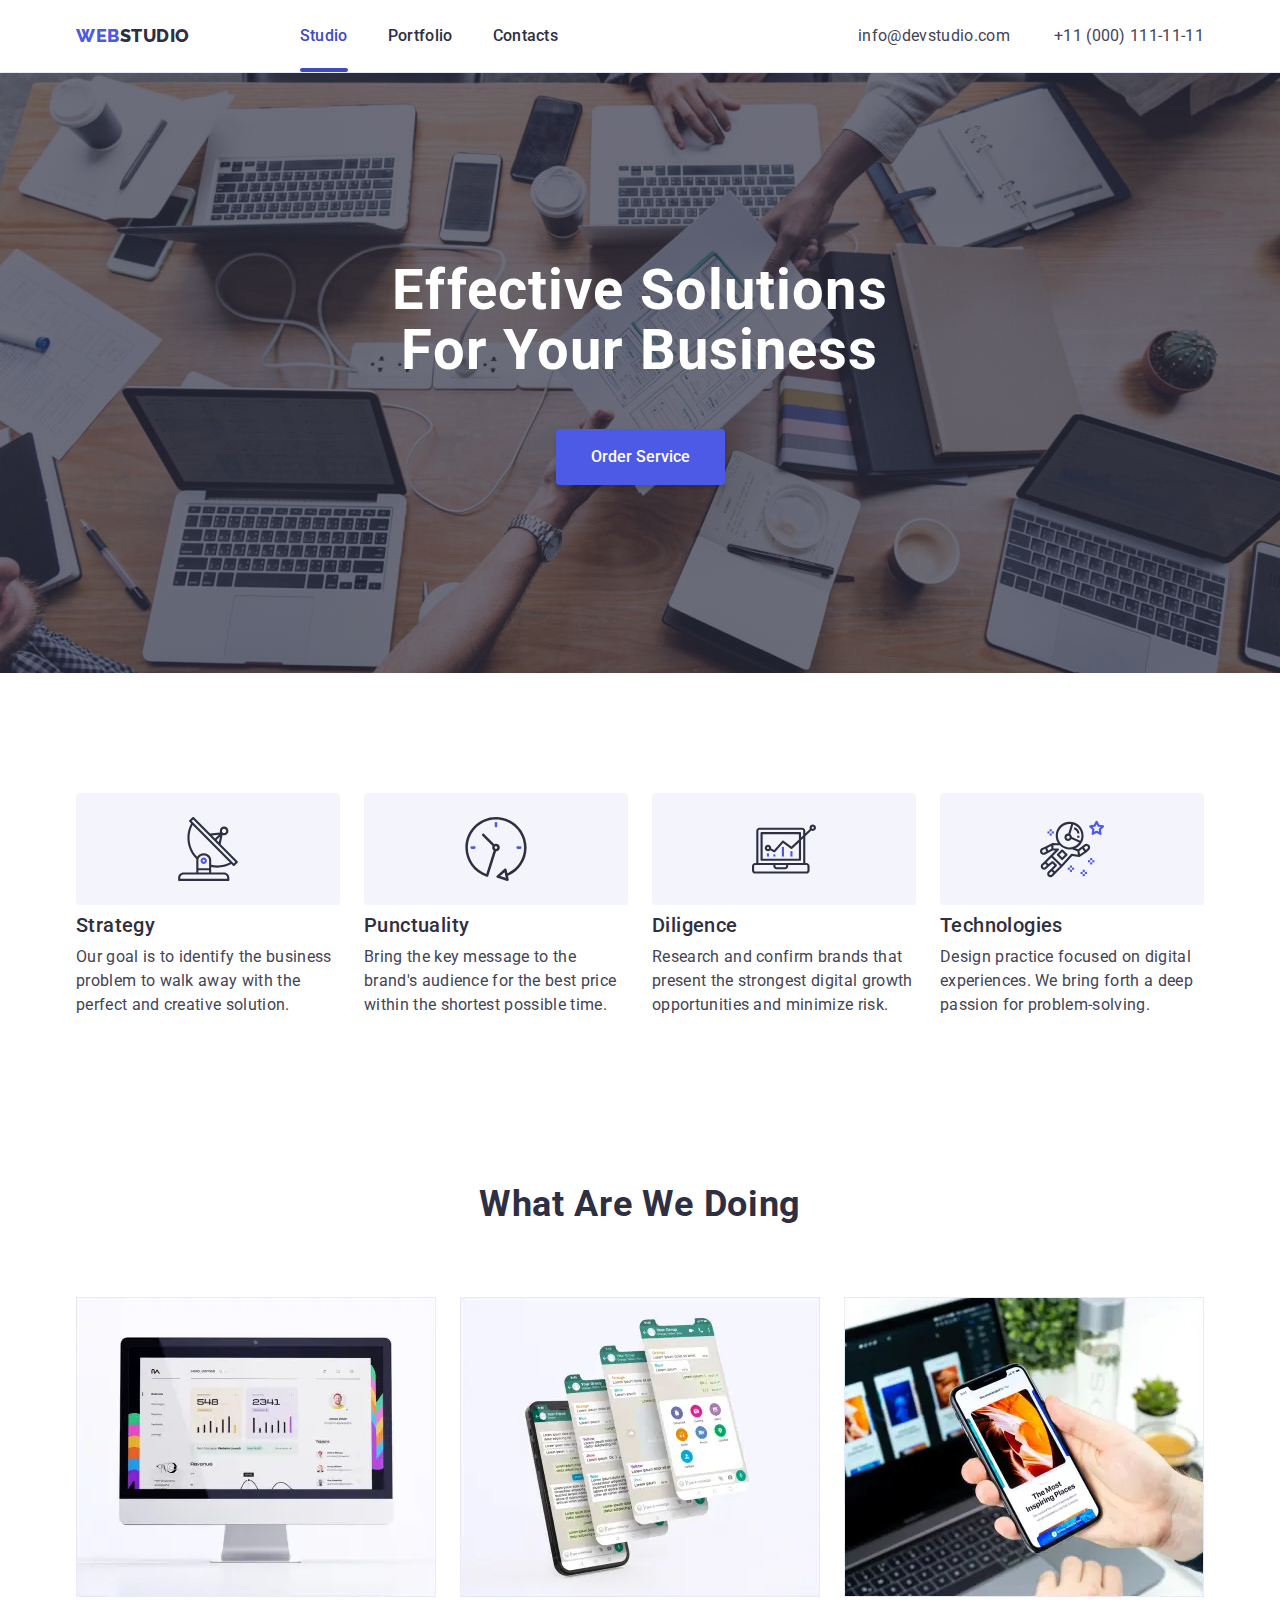
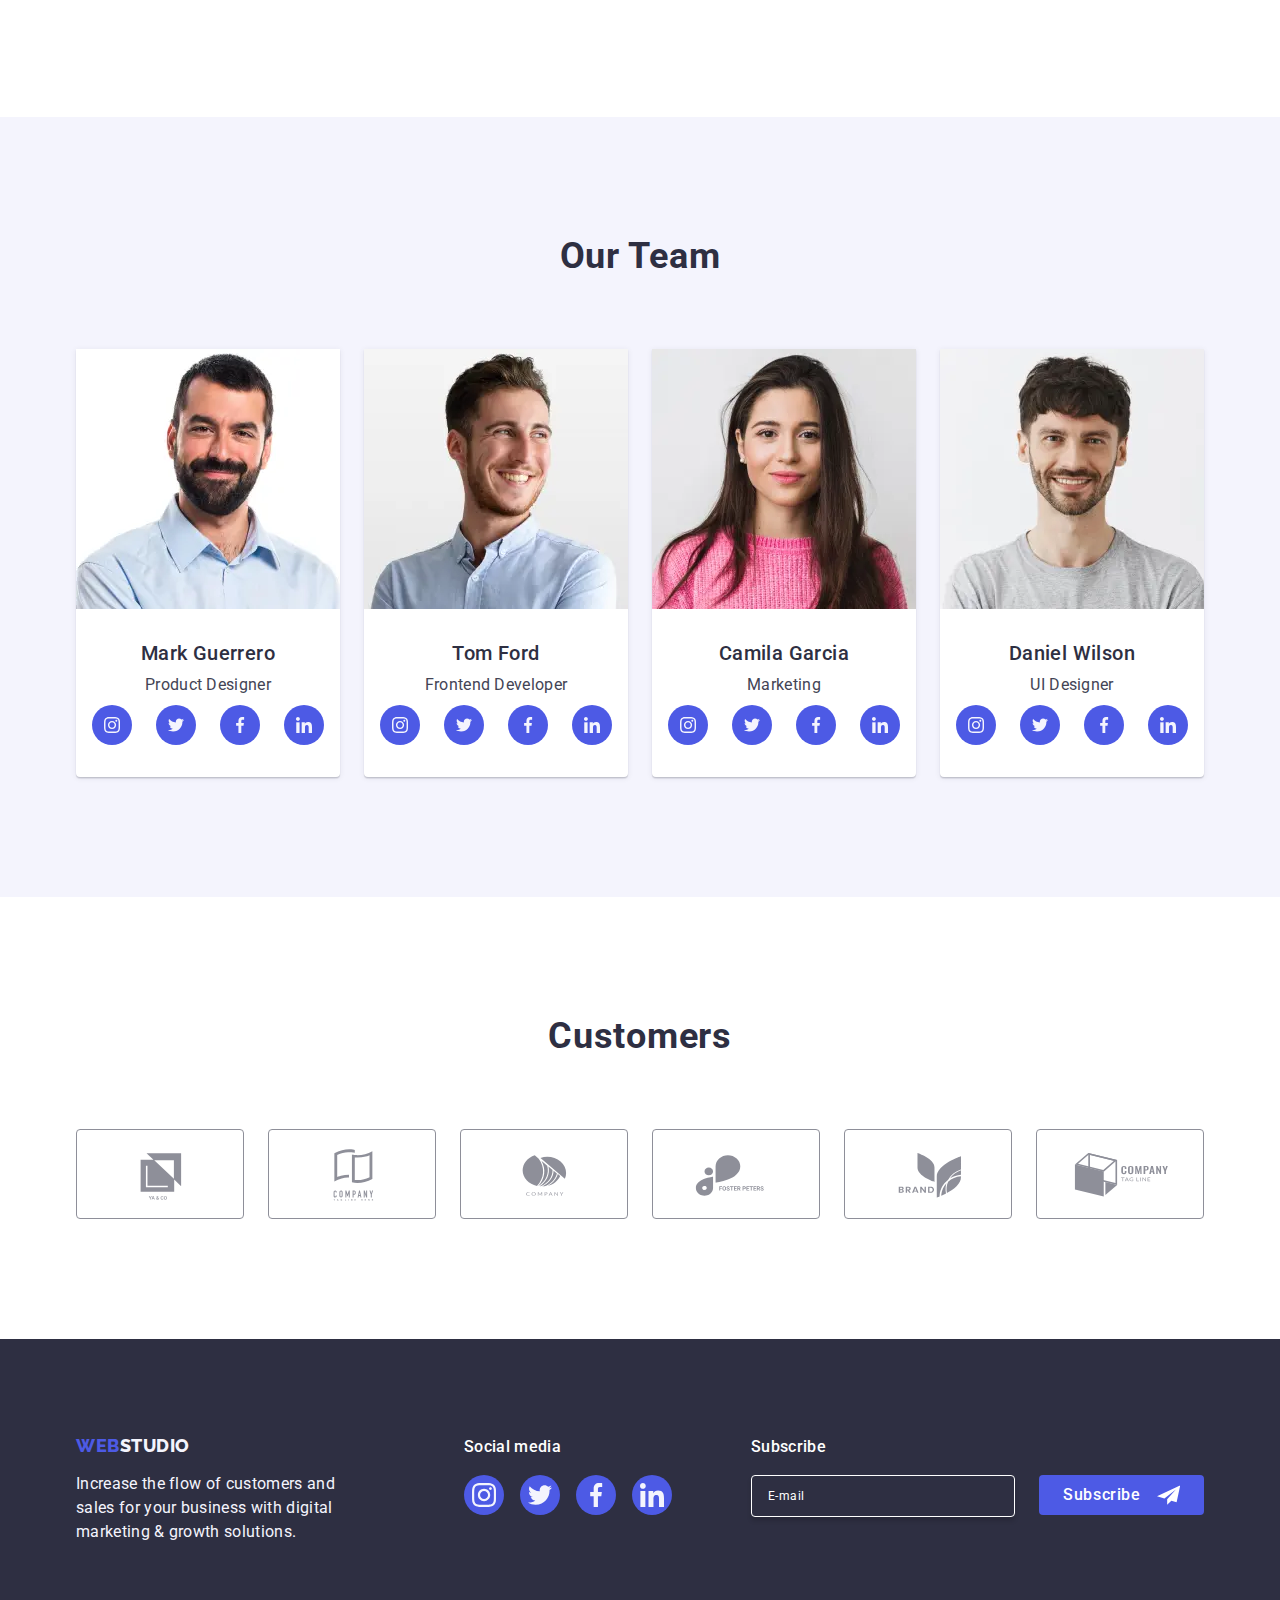
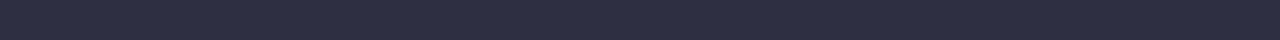
<file: Index.html>
<!DOCTYPE html>
<html lang="en">
  <head>
    <meta charset="UTF-8" />
    <meta name="viewport" content="width=device-width, initial-scale=1.0" />
    <title>Document</title>
    <link rel="preconnect" href="https://fonts.googleapis.com" />
    <link rel="preconnect" href="https://fonts.gstatic.com" crossorigin />
    <link
      href="https://fonts.googleapis.com/css2?family=Raleway:ital,wght@0,800;1,800&amp;family=Roboto:wght@400;500;700;900&amp;display=swap"
      rel="stylesheet"
    />
    <link
      rel="stylesheet"
      href="https://cdnjs.cloudflare.com/ajax/libs/modern-normalize/3.0.1/modern-normalize.min.css"
    />
    <link rel="stylesheet" href="./css/styles.css" />
  </head>
  <body>
    <header class="header">
      <section class="container header-helper">
        <a class="logo" href="./index.html">
          Web <span class="logo__label logo__label--black">Studio</span>
        </a>
        <button
          class="navigation__button js-open-menu"
          type="button"
          aria-expanded="false"
        >
          <svg class="navigation__burger">
            <use href="./img/symbol-defs.svg#icon-burger"></use>
          </svg>
        </button>
        <div class="js-menu-container backdrop-nav">
          <div class="header-container">
            <nav class="navigation">
              <ul class="navigation__list">
                <li class="navigation__item">
                  <a class="navigation__link current" href="./index.html"
                    >Studio</a
                  >
                </li>
                <li class="navigation__item">
                  <a class="navigation__link" href="./portfolio.html"
                    >Portfolio</a
                  >
                </li>
                <li class="navigation__item">
                  <a class="navigation__link" href="#">Contacts</a>
                </li>
              </ul>
            </nav>
            <div class="backdrop-nav__link">
              <address class="address">
                <a class="address__link" href="mailto:info@devstudio.com"
                  >info@devstudio.com</a
                >
                <a
                  class="address__link address__link--tel"
                  href="tel:+11(000)111-11-11"
                >
                  +11 (000) 111-11-11
                </a>
              </address>
              <ul class="media__list-bac">
                <li class="media__item">
                  <a class="media__link" href="#">
                    <svg class="media__icon">
                      <use href="./img/symbol-defs.svg#icon-instagram"></use>
                    </svg>
                  </a>
                </li>
                <li class="media__item">
                  <a class="media__link" href="#">
                    <svg class="media__icon">
                      <use href="./img/symbol-defs.svg#icon-twitter"></use>
                    </svg>
                  </a>
                </li>
                <li class="media__item">
                  <a class="media__link" href="#">
                    <svg class="media__icon">
                      <use href="./img/symbol-defs.svg#icon-facebook"></use>
                    </svg>
                  </a>
                </li>
                <li class="media__item">
                  <a class="media__link" href="#">
                    <svg class="media__icon">
                      <use href="./img/symbol-defs.svg#icon-linkedin"></use>
                    </svg>
                  </a>
                </li>
              </ul>
            </div>
            <button class="js-close-menu" type="button">
              <svg class="icon-close">
                <use href="./img/symbol-defs.svg#icon-close"></use>
              </svg>
            </button>
          </div>
        </div>
      </section>
    </header>
    <main>
      <section class="hero">
        <div class="hero__background--image hero__background">
          <div class="container hero__box">
            <h1 class="hero__title">Effective Solutions for Your Business</h1>
            <button data-modal-open class="hero__button" type="button">
              Order Service
            </button>
          </div>
        </div>
      </section>
      <div data-modal class="backdrop is-hidden">
        <div class="modal">
          <button data-modal-close class="modal__button" type="button">
            <svg class="modal__button-close">
              <use href="./img/symbol-defs.svg#icon-close"></use>
            </svg>
          </button>
          <h2 class="modal__title">
            Leave your contacts and we will call you back
          </h2>
          <form class="modal__form">
            <label class="modal__label"
              >Name
              <span>
                <input class="modal__input" type="text" placeholder=" " />
                <svg class="modal__icon">
                  <use href="./img/symbol-defs.svg#icon-person"></use>
                </svg>
              </span>
            </label>

            <label class="modal__label">
              Phone
              <span>
                <input class="modal__input" type="tel" placeholder=" " />
                <svg class="modal__icon">
                  <use href="./img/symbol-defs.svg#icon-phone"></use>
                </svg>
              </span>
            </label>

            <label class="modal__label"
              >Email
              <span>
                <input class="modal__input" type="email" placeholder=" " />
                <svg class="modal__icon">
                  <use href="./img/symbol-defs.svg#icon-email"></use>
                </svg>
              </span>
            </label>

            <label class="modal__label"
              >Comment
              <textarea
                class="modal__input textarea"
                name=""
                id=""
                placeholder="Text input"
              ></textarea>
            </label>

            <label class="modal__label-check"
              ><input class="modal__checkbox" type="checkbox" name="" /><span
                class="modal__icon-span"
                ><svg class="modal__icon-checkbox">
                  <use
                    href="./img/symbol-defs.svg#icon-checkbox"
                  ></use></svg></span
              >I accept the terms and conditions of the
              <a href="#" class="modal__label-check-link"
                >Privacy Policy</a
              ></label
            >
            <button class="modal__button-submit" type="submit">Send</button>
          </form>
        </div>
      </div>
      <section class="container privilages">
        <h2 class="visually-hidden">Privilages</h2>
        <ul class="privilages__list">
          <li class="privilages__item">
            <div class="privilages-box">
              <svg class="privilages-box__icon">
                <use href="./img/symbol-defs.svg#icon-antenna"></use>
              </svg>
            </div>
            <h3 class="privilages__title">Strategy</h3>
            <p class="privilages__subtitle">
              Our goal is to identify the business problem to walk away with the
              perfect and creative solution.
            </p>
          </li>
          <li class="privilages__item">
            <div class="privilages-box">
              <svg class="privilages-box__icon">
                <use href="./img/symbol-defs.svg#icon-clock"></use>
              </svg>
            </div>
            <h3 class="privilages__title">Punctuality</h3>
            <p class="privilages__subtitle">
              Bring the key message to the brand's audience for the best price
              within the shortest possible time.
            </p>
          </li>
          <li class="privilages__item">
            <div class="privilages-box">
              <svg class="privilages-box__icon">
                <use href="./img/symbol-defs.svg#icon-diagram"></use>
              </svg>
            </div>
            <h3 class="privilages__title">Diligence</h3>
            <p class="privilages__subtitle">
              Research and confirm brands that present the strongest digital
              growth opportunities and minimize risk.
            </p>
          </li>
          <li class="privilages__item">
            <div class="privilages-box">
              <svg class="privilages-box__icon">
                <use href="./img/symbol-defs.svg#icon-astronaut"></use>
              </svg>
            </div>
            <h3 class="privilages__title">Technologies</h3>
            <p class="privilages__subtitle">
              Design practice focused on digital experiences. We bring forth a
              deep passion for problem-solving.
            </p>
          </li>
        </ul>
      </section>
      <section class="container doing">
        <h2 class="doing__title">What are we doing</h2>
        <ul class="doing__list">
          <li class="doing__item">
            <picture>
              <source
                srcset="./img/Pc360@1x.webp 1x, ./img/Pc720@2x.webp 2x"
                type="image/webp"
              />
              <img
                srcset="./img/Pc360@1x.jpg 1x, ./img/Pc720@2x.jpg 2x"
                src="./img/Pc360@1x.jpg"
                alt="Computer"
                width="360"
              />
            </picture>
          </li>
          <li class="doing__item">
            <picture>
              <source
                srcset="./img/Tel360@1x.webp 1x, ./img/Tel720@2x.webp 2x"
                type="image/webp"
              />
              <img
                srcset="./img/Tel360@1x.jpg 1x, ./img/Tel720@2x.jpg 2x"
                src="./img/Tel360@1x.jpg"
                alt="Telephone"
                width="360"
              />
            </picture>
          </li>
          <li class="doing__item">
            <picture>
              <source
                srcset="./img/Laptop360@1x.webp 1x, ./img/Laptop720@2x.webp 2x"
                type="image/webp"
              />
              <img
                srcset="./img/Laptop360@1x.jpg 1x, ./img/Laptop720@2x.jpg 2x"
                src="./img/Laptop360@1x.jpg"
                alt="Laptop"
                width="360"
              />
            </picture>
          </li>
        </ul>
      </section>
      <section class="team">
        <div class="container">
          <h2 class="team__title">Our Team</h2>
          <ul class="team-cards__list">
            <li class="team-cards__item">
              <picture>
                <source
                  srcset="./img/Mark@1x.webp 1x, ./img/Mark@2x.webp 2x"
                  type="image/webp"
                />
                <img
                  srcset="./img/Mark@1x.jpg 1x, ./img/Mark@2x.jpg 2x"
                  src="./img/Mark@1x.jpg"
                  alt="team person"
                  width="264"
                />
              </picture>
              <div class="team-cards__box">
                <h3 class="team-cards__title">Mark Guerrero</h3>
                <p class="team-cards__subtitle">Product Designer</p>
                <ul class="messenger">
                  <li class="messenger__item">
                    <a class="messenger__link" href="#">
                      <svg class="messenger__icon">
                        <use href="./img/symbol-defs.svg#icon-instagram"></use>
                      </svg>
                    </a>
                  </li>
                  <li class="messenger__item">
                    <a class="messenger__link" href="#">
                      <svg class="messenger__icon">
                        <use href="./img/symbol-defs.svg#icon-twitter"></use>
                      </svg>
                    </a>
                  </li>
                  <li class="messenger__item">
                    <a class="messenger__link" href="#">
                      <svg class="messenger__icon">
                        <use href="./img/symbol-defs.svg#icon-facebook"></use>
                      </svg>
                    </a>
                  </li>
                  <li class="messenger__item">
                    <a class="messenger__link" href="#">
                      <svg class="messenger__icon">
                        <use href="./img/symbol-defs.svg#icon-linkedin"></use>
                      </svg>
                    </a>
                  </li>
                </ul>
              </div>
            </li>
            <li class="team-cards__item">
              <picture>
                <source
                  srcset="./img/Tom@1x.webp 1x, ./img/Tom@2x.webp 2x"
                  type="image/webp"
                />
                <img
                  srcset="./img/Tom@1x.jpg 1x, ./img/Tom@2x.jpg 2x"
                  src="./img/Tom@1x.jpg"
                  alt="team person"
                  width="264"
                />
              </picture>
              <div class="team-cards__box">
                <h3 class="team-cards__title">Tom Ford</h3>
                <p class="team-cards__subtitle">Frontend Developer</p>
                <ul class="messenger">
                  <li class="messenger__item">
                    <a class="messenger__link" href="#">
                      <svg class="messenger__icon">
                        <use href="./img/symbol-defs.svg#icon-instagram"></use>
                      </svg>
                    </a>
                  </li>
                  <li class="messenger__item">
                    <a class="messenger__link" href="#">
                      <svg class="messenger__icon">
                        <use href="./img/symbol-defs.svg#icon-twitter"></use>
                      </svg>
                    </a>
                  </li>
                  <li class="messenger__item">
                    <a class="messenger__link" href="#">
                      <svg class="messenger__icon">
                        <use href="./img/symbol-defs.svg#icon-facebook"></use>
                      </svg>
                    </a>
                  </li>
                  <li class="messenger__item">
                    <a class="messenger__link" href="#">
                      <svg class="messenger__icon">
                        <use href="./img/symbol-defs.svg#icon-linkedin"></use>
                      </svg>
                    </a>
                  </li>
                </ul>
              </div>
            </li>
            <li class="team-cards__item">
              <picture>
                <source
                  srcset="./img/Camilla@1x.webp 1x, ./img/Camilla@2x.webp 2x"
                  type="image/webp"
                />
                <img
                  srcset="./img/Camilla@1x.jpg 1x, ./img/Camilla@2x.jpg 2x"
                  src="./img/Camilla@1x.jpg"
                  alt="team person"
                  width="264"
                />
              </picture>
              <div class="team-cards__box">
                <h3 class="team-cards__title">Camila Garcia</h3>
                <p class="team-cards__subtitle">Marketing</p>
                <ul class="messenger">
                  <li class="messenger__item">
                    <a class="messenger__link" href="#">
                      <svg class="messenger__icon">
                        <use href="./img/symbol-defs.svg#icon-instagram"></use>
                      </svg>
                    </a>
                  </li>
                  <li class="messenger__item">
                    <a class="messenger__link" href="#">
                      <svg class="messenger__icon">
                        <use href="./img/symbol-defs.svg#icon-twitter"></use>
                      </svg>
                    </a>
                  </li>
                  <li class="messenger__item">
                    <a class="messenger__link" href="#">
                      <svg class="messenger__icon">
                        <use href="./img/symbol-defs.svg#icon-facebook"></use>
                      </svg>
                    </a>
                  </li>
                  <li class="messenger__item">
                    <a class="messenger__link" href="#">
                      <svg class="messenger__icon">
                        <use href="./img/symbol-defs.svg#icon-linkedin"></use>
                      </svg>
                    </a>
                  </li>
                </ul>
              </div>
            </li>
            <li class="team-cards__item">
              <picture>
                <source
                  srcset="./img/Daniel@1x.webp 1x, ./img/Daniel@2x.webp 2x"
                  type="image/webp"
                />
                <img
                  srcset="./img/Daniel@1x.jpg 1x, ./img/Daniel@2x.jpg 2x"
                  src="./img/Daniel@1x.jpg"
                  alt="team person"
                  width="264"
                />
              </picture>
              <div class="team-cards__box">
                <h3 class="team-cards__title">Daniel Wilson</h3>
                <p class="team-cards__subtitle">UI Designer</p>
                <ul class="messenger">
                  <li class="messenger__item">
                    <a class="messenger__link" href="#">
                      <svg class="messenger__icon">
                        <use href="./img/symbol-defs.svg#icon-instagram"></use>
                      </svg>
                    </a>
                  </li>
                  <li class="messenger__item">
                    <a class="messenger__link" href="#">
                      <svg class="messenger__icon">
                        <use href="./img/symbol-defs.svg#icon-twitter"></use>
                      </svg>
                    </a>
                  </li>
                  <li class="messenger__item">
                    <a class="messenger__link" href="#">
                      <svg class="messenger__icon">
                        <use href="./img/symbol-defs.svg#icon-facebook"></use>
                      </svg>
                    </a>
                  </li>
                  <li class="messenger__item">
                    <a class="messenger__link" href="#">
                      <svg class="messenger__icon">
                        <use href="./img/symbol-defs.svg#icon-linkedin"></use>
                      </svg>
                    </a>
                  </li>
                </ul>
              </div>
            </li>
          </ul>
        </div>
      </section>
      <section class="customers container">
        <h2 class="customers__title">Customers</h2>
        <ul class="customers__list">
          <li class="customers__item">
            <a class="customers__link" href="#">
              <svg class="customers__icon">
                <use href="./img/symbol-defs.svg#icon-Logo-1"></use>
              </svg>
            </a>
          </li>
          <li class="customers__item">
            <a class="customers__link" href="#">
              <svg class="customers__icon">
                <use href="./img/symbol-defs.svg#icon-Logo-2"></use>
              </svg>
            </a>
          </li>
          <li class="customers__item">
            <a class="customers__link" href="#">
              <svg class="customers__icon">
                <use href="./img/symbol-defs.svg#icon-Logo-3"></use>
              </svg>
            </a>
          </li>
          <li class="customers__item">
            <a class="customers__link" href="#">
              <svg class="customers__icon">
                <use href="./img/symbol-defs.svg#icon-Logo-4"></use>
              </svg>
            </a>
          </li>
          <li class="customers__item">
            <a class="customers__link" href="#">
              <svg class="customers__icon">
                <use href="./img/symbol-defs.svg#icon-Logo-5"></use>
              </svg>
            </a>
          </li>
          <li class="customers__item">
            <a class="customers__link" href="#">
              <svg class="customers__icon">
                <use href="./img/symbol-defs.svg#icon-Logo-6"></use>
              </svg>
            </a>
          </li>
        </ul>
      </section>
    </main>
    <footer class="footer">
      <section class="container footer__wrapper">
        <div>
          <a class="logo" href="./index.html"
            >Web
            <span class="logo__label logo__label--white">Studio</span>
          </a>
          <p class="footer__subtitle">
            Increase the flow of customers and sales for your business with
            digital marketing & growth solutions.
          </p>
        </div>
        <div class="media">
          <h3 class="media__title">Social media</h3>
          <ul class="media__list">
            <li class="media__item">
              <a class="media__link" href="#">
                <svg class="media__icon">
                  <use href="./img/symbol-defs.svg#icon-instagram"></use>
                </svg>
              </a>
            </li>
            <li class="media__item">
              <a class="media__link" href="#">
                <svg class="media__icon">
                  <use href="./img/symbol-defs.svg#icon-twitter"></use>
                </svg>
              </a>
            </li>
            <li class="media__item">
              <a class="media__link" href="#">
                <svg class="media__icon">
                  <use href="./img/symbol-defs.svg#icon-facebook"></use>
                </svg>
              </a>
            </li>
            <li class="media__item">
              <a class="media__link" href="#">
                <svg class="media__icon">
                  <use href="./img/symbol-defs.svg#icon-linkedin"></use>
                </svg>
              </a>
            </li>
          </ul>
        </div>
        <div class="subscribe">
          <h3 class="subscribe__title">Subscribe</h3>
          <form class="subscrible__box">
            <input class="subscribe__input" type="email" placeholder="E-mail" />
            <button class="subscribe__button" type="submit">
              Subscribe
              <svg class="subscrible__icon">
                <use href="./img/symbol-defs.svg#icon-submit"></use>
              </svg>
            </button>
          </form>
        </div>
      </section>
    </footer>
    <script>
      (() => {
        const mobileMenu = document.querySelector(".js-menu-container");
        const openMenuBtn = document.querySelector(".js-open-menu");
        const closeMenuBtn = document.querySelector(".js-close-menu");

        const toggleMenu = () => {
          const isMenuOpen =
            openMenuBtn.getAttribute("aria-expanded") === "true";
          openMenuBtn.setAttribute("aria-expanded", !isMenuOpen);
          mobileMenu.classList.toggle("is-open");
        };
        openMenuBtn.addEventListener("click", toggleMenu);
        closeMenuBtn.addEventListener("click", toggleMenu);
        window
          .matchMedia("(min-width: 768px)")
          .addEventListener("change", (e) => {
            if (!e.matches) return;
            mobileMenu.classList.remove("is-open");
            openMenuBtn.setAttribute("aria-expanded", false);
          });
      })();
    </script>
    <script>
      (() => {
        const refs = {
          openModalBtn: document.querySelector("[data-modal-open]"),
          closeModalBtn: document.querySelector("[data-modal-close]"),
          modal: document.querySelector("[data-modal]"),
        };

        refs.openModalBtn.addEventListener("click", toggleModal);
        refs.closeModalBtn.addEventListener("click", toggleModal);

        function toggleModal() {
          refs.modal.classList.toggle("is-hidden");
        }
      })();
    </script>
  </body>
</html>
</file>
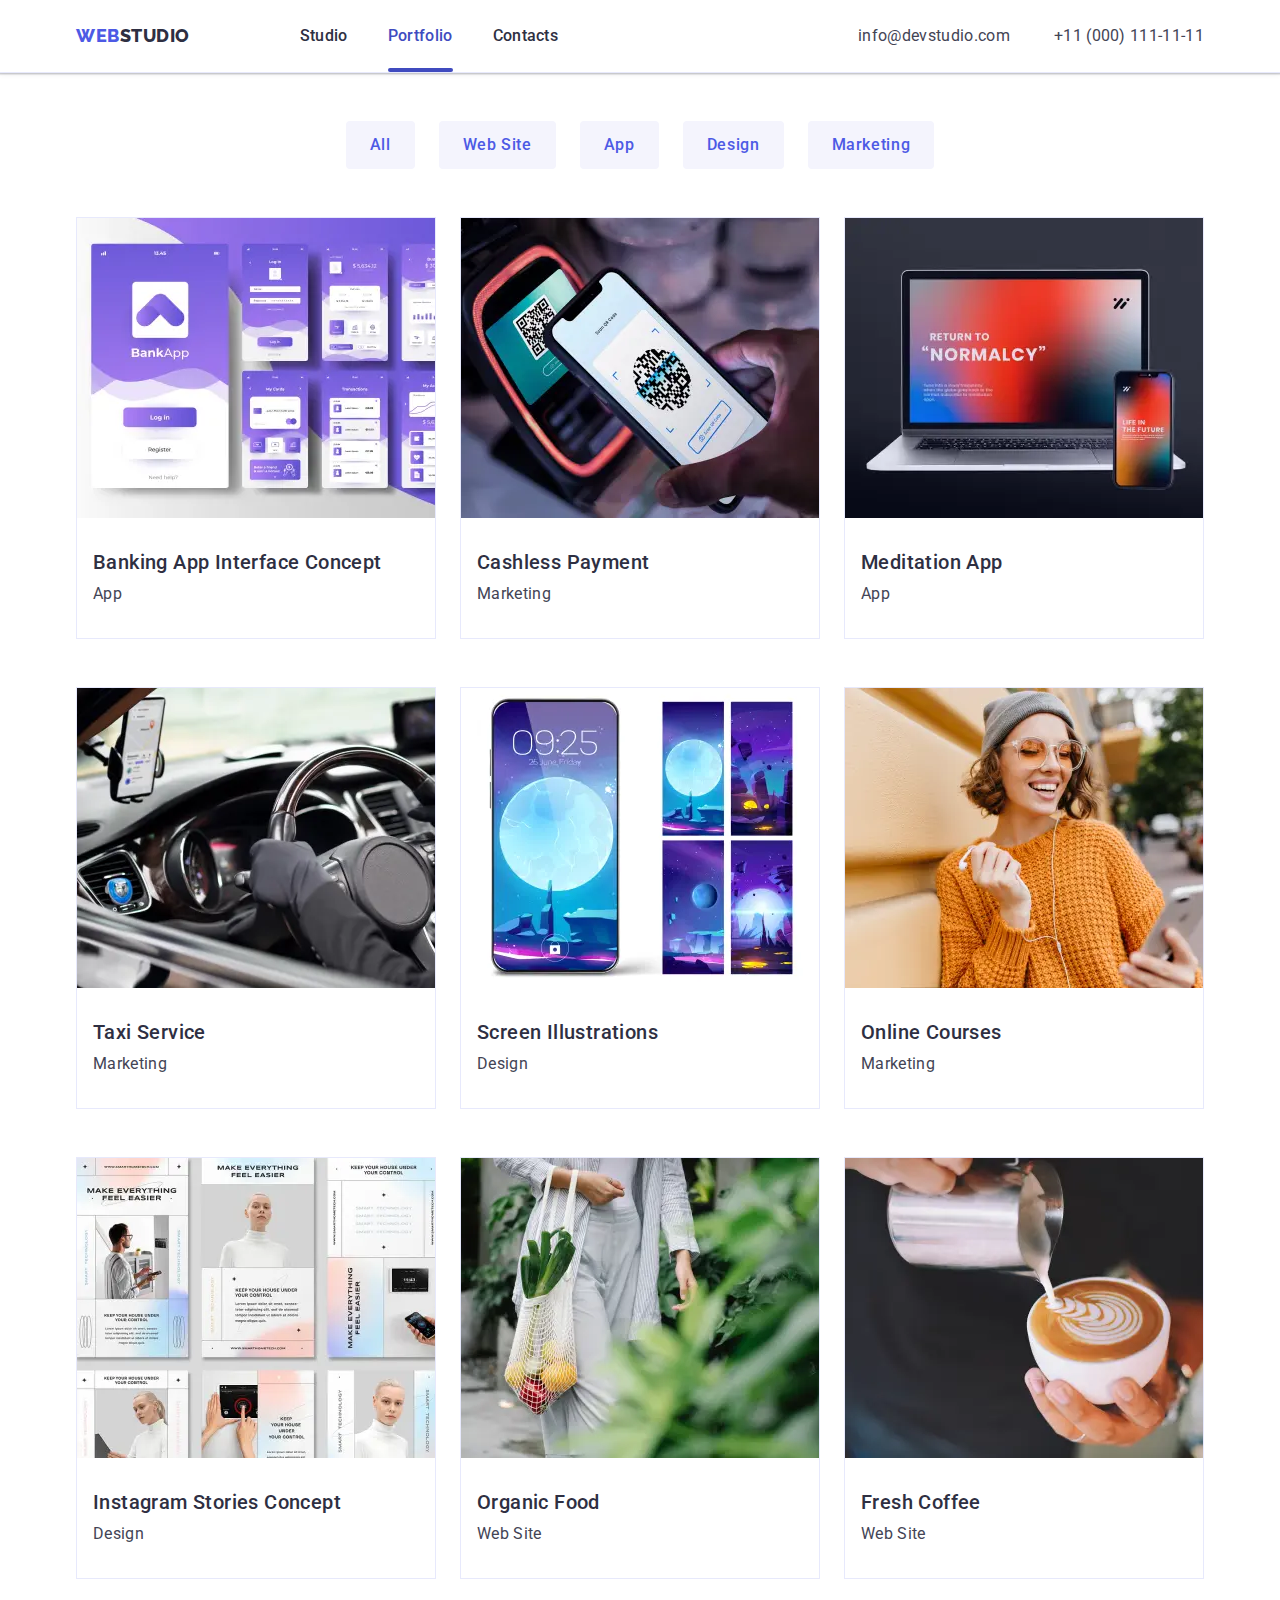
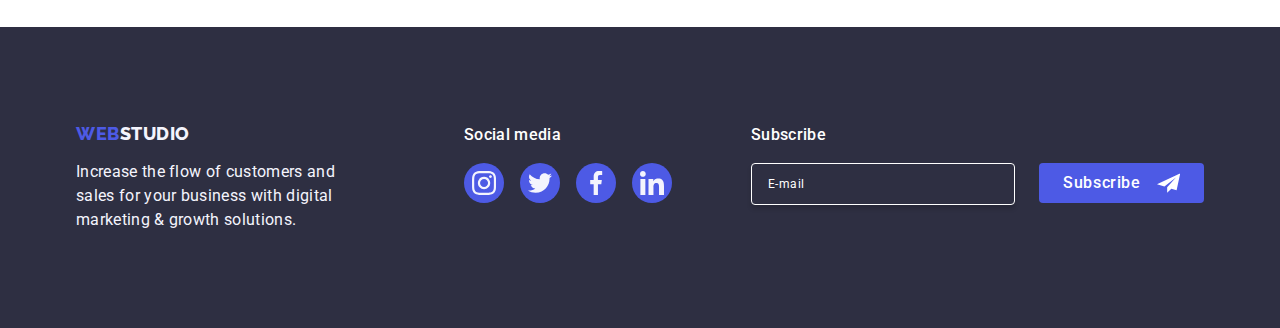
<file: portfolio.html>
<!DOCTYPE html>
<html lang="en">
  <head>
    <meta charset="UTF-8" />
    <meta name="viewport" content="width=device-width, initial-scale=1.0" />
    <title>Document</title>
    <link rel="preconnect" href="https://fonts.googleapis.com" />
    <link rel="preconnect" href="https://fonts.gstatic.com" crossorigin />
    <link
      href="https://fonts.googleapis.com/css2?family=Raleway:ital,wght@0,800;1,800&amp;family=Roboto:wght@400;500;700;900&amp;display=swap"
      rel="stylesheet"
    />
    <link
      rel="stylesheet"
      href="https://cdnjs.cloudflare.com/ajax/libs/modern-normalize/3.0.1/modern-normalize.min.css"
    />
    <link rel="stylesheet" href="./css/styles.css" />
  </head>
  <body>
    <header class="header">
      <section class="container header-helper">
        <a class="logo" href="./portfolio.html">
          Web <span class="logo__label logo__label--black">Studio</span>
        </a>
        <button
          class="navigation__button js-open-menu"
          type="button"
          aria-expanded="false"
        >
          <svg class="navigation__burger">
            <use href="./img/symbol-defs.svg#icon-burger"></use>
          </svg>
        </button>
        <div class="js-menu-container backdrop-nav">
          <div class="header-container">
            <nav class="navigation">
              <ul class="navigation__list">
                <li class="navigation__item">
                  <a class="navigation__link" href="./index.html">Studio</a>
                </li>
                <li class="navigation__item">
                  <a class="navigation__link current" href="./portfolio.html"
                    >Portfolio</a
                  >
                </li>
                <li class="navigation__item">
                  <a class="navigation__link" href="#">Contacts</a>
                </li>
              </ul>
            </nav>
            <div class="backdrop-nav__link">
              <address class="address">
                <a class="address__link" href="mailto:info@devstudio.com"
                  >info@devstudio.com</a
                >
                <a
                  class="address__link address__link--tel"
                  href="tel:+11(000)111-11-11"
                >
                  +11 (000) 111-11-11
                </a>
              </address>
              <ul class="media__list-bac">
                <li class="media__item">
                  <a class="media__link" href="#">
                    <svg class="media__icon">
                      <use href="./img/symbol-defs.svg#icon-instagram"></use>
                    </svg>
                  </a>
                </li>
                <li class="media__item">
                  <a class="media__link" href="#">
                    <svg class="media__icon">
                      <use href="./img/symbol-defs.svg#icon-twitter"></use>
                    </svg>
                  </a>
                </li>
                <li class="media__item">
                  <a class="media__link" href="#">
                    <svg class="media__icon">
                      <use href="./img/symbol-defs.svg#icon-facebook"></use>
                    </svg>
                  </a>
                </li>
                <li class="media__item">
                  <a class="media__link" href="#">
                    <svg class="media__icon">
                      <use href="./img/symbol-defs.svg#icon-linkedin"></use>
                    </svg>
                  </a>
                </li>
              </ul>
            </div>
            <button class="js-close-menu" type="button">
              <svg class="icon-close">
                <use href="./img/symbol-defs.svg#icon-close"></use>
              </svg>
            </button>
          </div>
        </div>
      </section>
    </header>
    <main>
      <section class="sorting container">
        <h1 class="visually-hidden">Sorting</h1>
        <ul class="sorting__list">
          <li class="sorting__item">
            <button class="sorting__button" type="button">All</button>
          </li>
          <li class="sorting__item">
            <button class="sorting__button" type="button">Web Site</button>
          </li>
          <li class="sorting__item">
            <button class="sorting__button" type="button">App</button>
          </li>
          <li class="sorting__item">
            <button class="sorting__button" type="button">Design</button>
          </li>
          <li class="sorting__item">
            <button class="sorting__button" type="button">Marketing</button>
          </li>
        </ul>
        <ul class="cards">
          <li class="cards__item">
            <div class="cards__box">
              <picture>
                <source
                  srcset="
                    ./img/portfolio/image-1.webp    1x,
                    ./img/portfolio/image@2x-1.webp 2x
                  "
                  type="image/webp"
                />
                <img
                  srcset="
                    ./img/portfolio/image-1.jpg    1x,
                    ./img/portfolio/image@2x-1.jpg 2x
                  "
                  src="./img/portfolio/image-1.jpg"
                  alt="Apps"
                  width="360"
                />
              </picture>
              <div class="cards-dropbox">
                <p class="cards-dropbox__subtitle">
                  14 Stylish and User-Friendly App Design Concepts · Task
                  Manager App · Calorie Tracker App · Exotic Fruit Ecommerce App
                  · Cloud Storage App
                </p>
              </div>
            </div>
            <div class="cards__item-box">
              <h2 class="cards__title">Banking App Interface Concept</h2>
              <p class="cards__subtitle">App</p>
            </div>
          </li>
          <li class="cards__item">
            <div class="cards__box">
              <picture>
                <source
                  srcset="
                    ./img/portfolio/image-2.webp    1x,
                    ./img/portfolio/image@2x-2.webp 2x
                  "
                  type="image/webp"
                />
                <img
                  srcset="
                    ./img/portfolio/image-2.jpg    1x,
                    ./img/portfolio/image@2x-2.jpg 2x
                  "
                  src="./img/portfolio/image-2.jpg"
                  alt="Apps"
                  width="360"
                />
              </picture>
              <div class="cards-dropbox">
                <p class="cards-dropbox__subtitle">
                  14 Stylish and User-Friendly App Design Concepts · Task
                  Manager App · Calorie Tracker App · Exotic Fruit Ecommerce App
                  · Cloud Storage App
                </p>
              </div>
            </div>
            <div class="cards__item-box">
              <h2 class="cards__title">Cashless Payment</h2>
              <p class="cards__subtitle">Marketing</p>
            </div>
          </li>
          <li class="cards__item">
            <div class="cards__box">
              <picture>
                <source
                  srcset="
                    ./img/portfolio/image-3.webp    1x,
                    ./img/portfolio/image@2x-3.webp 2x
                  "
                  type="image/webp"
                />
                <img
                  srcset="
                    ./img/portfolio/image-3.jpg    1x,
                    ./img/portfolio/image@2x-3.jpg 2x
                  "
                  src="./img/portfolio/image-3.jpg"
                  alt="Apps"
                  width="360"
                />
              </picture>
              <div class="cards-dropbox">
                <p class="cards-dropbox__subtitle">
                  14 Stylish and User-Friendly App Design Concepts · Task
                  Manager App · Calorie Tracker App · Exotic Fruit Ecommerce App
                  · Cloud Storage App
                </p>
              </div>
            </div>
            <div class="cards__item-box">
              <h2 class="cards__title">Meditation App</h2>
              <p class="cards__subtitle">App</p>
            </div>
          </li>
          <li class="cards__item">
            <div class="cards__box">
              <picture>
                <source
                  srcset="
                    ./img/portfolio/image-4.webp    1x,
                    ./img/portfolio/image@2x-4.webp 2x
                  "
                  type="image/webp"
                />
                <img
                  srcset="
                    ./img/portfolio/image-4.jpg    1x,
                    ./img/portfolio/image@2x-4.jpg 2x
                  "
                  src="./img/portfolio/image-4.jpg"
                  alt="Apps"
                  width="360"
                />
              </picture>
              <div class="cards-dropbox">
                <p class="cards-dropbox__subtitle">
                  14 Stylish and User-Friendly App Design Concepts · Task
                  Manager App · Calorie Tracker App · Exotic Fruit Ecommerce App
                  · Cloud Storage App
                </p>
              </div>
            </div>
            <div class="cards__item-box">
              <h2 class="cards__title">Taxi Service</h2>
              <p class="cards__subtitle">Marketing</p>
            </div>
          </li>
          <li class="cards__item">
            <div class="cards__box">
              <picture>
                <source
                  srcset="
                    ./img/portfolio/image-5.webp    1x,
                    ./img/portfolio/image@2x-5.webp 2x
                  "
                  type="image/webp"
                />
                <img
                  srcset="
                    ./img/portfolio/image-5.jpg    1x,
                    ./img/portfolio/image@2x-5.jpg 2x
                  "
                  src="./img/portfolio/image-5.jpg"
                  alt="Apps"
                  width="360"
                />
              </picture>
              <div class="cards-dropbox">
                <p class="cards-dropbox__subtitle">
                  14 Stylish and User-Friendly App Design Concepts · Task
                  Manager App · Calorie Tracker App · Exotic Fruit Ecommerce App
                  · Cloud Storage App
                </p>
              </div>
            </div>
            <div class="cards__item-box">
              <h2 class="cards__title">Screen Illustrations</h2>
              <p class="cards__subtitle">Design</p>
            </div>
          </li>
          <li class="cards__item">
            <div class="cards__box">
              <picture>
                <source
                  srcset="
                    ./img/portfolio/image-6.webp    1x,
                    ./img/portfolio/image@2x-6.webp 2x
                  "
                  type="image/webp"
                />
                <img
                  srcset="
                    ./img/portfolio/image-6.jpg    1x,
                    ./img/portfolio/image@2x-6.jpg 2x
                  "
                  src="./img/portfolio/image-6.jpg"
                  alt="Apps"
                  width="360"
                />
              </picture>
              <div class="cards-dropbox">
                <p class="cards-dropbox__subtitle">
                  14 Stylish and User-Friendly App Design Concepts · Task
                  Manager App · Calorie Tracker App · Exotic Fruit Ecommerce App
                  · Cloud Storage App
                </p>
              </div>
            </div>
            <div class="cards__item-box">
              <h2 class="cards__title">Online Courses</h2>
              <p class="cards__subtitle">Marketing</p>
            </div>
          </li>
          <li class="cards__item">
            <div class="cards__box">
              <picture>
                <source
                  srcset="
                    ./img/portfolio/image-7.webp    1x,
                    ./img/portfolio/image@2x-7.webp 2x
                  "
                  type="image/webp"
                />
                <img
                  srcset="
                    ./img/portfolio/image-7.jpg    1x,
                    ./img/portfolio/image@2x-7.jpg 2x
                  "
                  src="./img/portfolio/image-7.jpg"
                  alt="Apps"
                  width="360"
                />
              </picture>
              <div class="cards-dropbox">
                <p class="cards-dropbox__subtitle">
                  14 Stylish and User-Friendly App Design Concepts · Task
                  Manager App · Calorie Tracker App · Exotic Fruit Ecommerce App
                  · Cloud Storage App
                </p>
              </div>
            </div>
            <div class="cards__item-box">
              <h2 class="cards__title">Instagram Stories Concept</h2>
              <p class="cards__subtitle">Design</p>
            </div>
          </li>
          <li class="cards__item">
            <div class="cards__box">
              <picture>
                <source
                  srcset="
                    ./img/portfolio/image-8.webp    1x,
                    ./img/portfolio/image@2x-8.webp 2x
                  "
                  type="image/webp"
                />
                <img
                  srcset="
                    ./img/portfolio/image-8.jpg    1x,
                    ./img/portfolio/image@2x-8.jpg 2x
                  "
                  src="./img/portfolio/image-8.jpg"
                  alt="Apps"
                  width="360"
                />
              </picture>
              <div class="cards-dropbox">
                <p class="cards-dropbox__subtitle">
                  14 Stylish and User-Friendly App Design Concepts · Task
                  Manager App · Calorie Tracker App · Exotic Fruit Ecommerce App
                  · Cloud Storage App
                </p>
              </div>
            </div>
            <div class="cards__item-box">
              <h2 class="cards__title">Organic Food</h2>
              <p class="cards__subtitle">Web Site</p>
            </div>
          </li>
          <li class="cards__item">
            <div class="cards__box">
              <picture>
                <source
                  srcset="
                    ./img/portfolio/image-9.webp    1x,
                    ./img/portfolio/image@2x-9.webp 2x
                  "
                  type="image/webp"
                />
                <img
                  srcset="
                    ./img/portfolio/image-9.jpg    1x,
                    ./img/portfolio/image@2x-9.jpg 2x
                  "
                  src="./img/portfolio/image-9.jpg"
                  alt="Apps"
                  width="360"
                />
              </picture>
              <div class="cards-dropbox">
                <p class="cards-dropbox__subtitle">
                  14 Stylish and User-Friendly App Design Concepts · Task
                  Manager App · Calorie Tracker App · Exotic Fruit Ecommerce App
                  · Cloud Storage App
                </p>
              </div>
            </div>
            <div class="cards__item-box">
              <h2 class="cards__title">Fresh Coffee</h2>
              <p class="cards__subtitle">Web Site</p>
            </div>
          </li>
        </ul>
      </section>
    </main>
    <footer class="footer">
      <section class="container footer__wrapper">
        <div>
          <a class="logo" href="./index.html"
            >Web
            <span class="logo__label logo__label--white">Studio</span>
          </a>
          <p class="footer__subtitle">
            Increase the flow of customers and sales for your business with
            digital marketing & growth solutions.
          </p>
        </div>
        <div class="media">
          <h3 class="media__title">Social media</h3>
          <ul class="media__list">
            <li class="media__item">
              <a class="media__link" href="#">
                <svg class="media__icon">
                  <use href="./img/symbol-defs.svg#icon-instagram"></use>
                </svg>
              </a>
            </li>
            <li class="media__item">
              <a class="media__link" href="#">
                <svg class="media__icon">
                  <use href="./img/symbol-defs.svg#icon-twitter"></use>
                </svg>
              </a>
            </li>
            <li class="media__item">
              <a class="media__link" href="#">
                <svg class="media__icon">
                  <use href="./img/symbol-defs.svg#icon-facebook"></use>
                </svg>
              </a>
            </li>
            <li class="media__item">
              <a class="media__link" href="#">
                <svg class="media__icon">
                  <use href="./img/symbol-defs.svg#icon-linkedin"></use>
                </svg>
              </a>
            </li>
          </ul>
        </div>
        <div class="subscribe">
          <h3 class="subscribe__title">Subscribe</h3>
          <form class="subscrible__box">
            <input class="subscribe__input" type="email" placeholder="E-mail" />
            <button class="subscribe__button" type="submit">
              Subscribe
              <svg class="subscrible__icon">
                <use href="./img/symbol-defs.svg#icon-submit"></use>
              </svg>
            </button>
          </form>
        </div>
      </section>
    </footer>
    <script>
      (() => {
        const mobileMenu = document.querySelector(".js-menu-container");
        const openMenuBtn = document.querySelector(".js-open-menu");
        const closeMenuBtn = document.querySelector(".js-close-menu");

        const toggleMenu = () => {
          const isMenuOpen =
            openMenuBtn.getAttribute("aria-expanded") === "true";
          openMenuBtn.setAttribute("aria-expanded", !isMenuOpen);
          mobileMenu.classList.toggle("is-open");
        };

        // Відкриття меню
        openMenuBtn.addEventListener("click", toggleMenu);
        // Закриття меню
        closeMenuBtn.addEventListener("click", toggleMenu);

        // Закриття меню на великих екранах при зміні розміру
        window
          .matchMedia("(min-width: 768px)")
          .addEventListener("change", (e) => {
            if (!e.matches) return;
            mobileMenu.classList.remove("is-open");
            openMenuBtn.setAttribute("aria-expanded", false);
          });
      })();
    </script>
  </body>
</html>
</file>
<file: css/styles.css>
/* ROOT */
:root {
	--iris: #4d5ae5;
	--ocean: #404bbf;
	--navy-blue: #2e2f42;
	--green: #31d0aa;
	--slate: #434455;
	--light-slate: #8e8f99;
	--cornflower: #e7e9fc;
	--cloud: #f4f4fd;
	--navy-blue-modal: rgba(46, 47, 66, 0.4);
	--grey: rgba(46, 47, 66, 0.7);
	--white: #fff;
	--dairy: #fcfcfc;
}

ul,
li {
  margin-top: 0;
  margin-bottom: 0;
  padding-left: 0;

  list-style: none;
}

a {
  text-decoration: none;
}

a,
h1,
h2,
h3,
h4,
h5,
h6,
p {
  margin-top: 0;
  margin-bottom: 0;
}

body{
  font-family: "Roboto", sans-serif;
}

.visually-hidden {
  position: absolute;
  white-space: nowrap;
  width: 1px;
  height: 1px;
  overflow: hidden;
  border: 0;
  padding: 0;
  clip: rect(0 0 0 0);
  clip-path: inset(50%);
  margin: -1px;
}

.container{
  padding-right: 8px;
  padding-left: 8px;
  margin-right: auto;
  margin-left: auto;

  @media screen and (max-width:767px) {
    max-width: 428px;
  }

  @media screen and (min-width: 768px) {
    width: 768px;
    padding-right: 12px;
    padding-left: 12px;
  }

  @media screen and (min-width:1152px) {
    width: 1152px;
    
  }
}

/* HEADER */

.header{
  display: flex;
  align-items: center;
  justify-content: space-between;
  border-bottom: 1px solid var(--cornflower);

  box-shadow: 0 1px 6px 0 rgba(46, 47, 66, 0.08), 0 1px 1px 0 rgba(46, 47, 66, 0.16), 0 2px 1px 0 rgba(46, 47, 66, 0.08);

  @media screen and (max-width: 767px) {
    padding-top: 24px;
    padding-bottom: 24px;
    padding-left: 16px;
    padding-right: 16px;
  }

  @media screen and (min-width: 768px) {
    padding-top: 16px;
    padding-bottom: 16px;
    padding-left: 16px;
    padding-right: 16px;
  }

  @media screen and (min-width: 1152px) {
    padding-top: 24px;
    padding-bottom: 24px;
  }
}

.header-helper{
  display: flex;
  align-items: center;
  justify-content: space-between;

  @media screen and (max-width: 767px) {
    width: 428px;
  }

}

/* Logo */

.logo{
  display: inline-flex;

  font-family: "Raleway", sans-serif;
  font-weight: 800;
  font-size: 18px;
  line-height: 117%;
  letter-spacing: 0.03em;
  text-transform: uppercase;
  color: var(--iris);

  
}

.logo__label--black{
  color: var(--navy-blue);
}

/* Navigation */

.backdrop-nav{
  @media screen and (max-width:767px) {
    position: fixed;
    top: 0;
    left: 0;
    
    width: 100%;
    height: 100%;
    margin-left: auto;
    margin-right: auto;
    z-index: 2;

    box-shadow: 0 1px 6px 0 rgba(46, 47, 66, 0.08), 0 1px 1px 0 rgba(46, 47, 66, 0.16), 0 2px 1px 0 rgba(46, 47, 66, 0.08);
    background-color: var(--white);
  }
}

.backdrop-nav.is-open{
  opacity: 1;
}

.messenger-nav{
  display: none;
  @media screen and (max-width: 767px) {
    margin-top: 48px;
    width: 328px;
    display: flex;
    justify-content: space-between;
  }
}


.navigation__list{
  @media screen and (min-width:768px) {
    display: flex;
    margin-right: 121px;
  }

  @media screen and (min-width:1152px) {
    margin-right: 300px;
  }
}

.navigation__item:hover .navigation__link,
.navigation__item:focus .navigation__link{
  color: var(--ocean);
}

.navigation__item{
  display: inline-flex;
  position: relative;

  @media screen and (max-width:767px) {
    display: block;
  }
}

.navigation__item + .navigation__item{
  @media screen and (max-width: 767px) {
    margin-top: 40px;
  }

  @media screen and (min-width: 768px)  {
    margin-left: 40px;
  }
}

.navigation__link{
  font-weight: 500;
  font-size: 16px;
  line-height: 150%;
  letter-spacing: 0.02em;

  transition: color 250ms cubic-bezier(0.4, 0, 0.2, 1);

  color: var(--navy-blue);

  @media screen and (max-width: 767px) {

    font-weight: 700;
    font-size: 36px;
    line-height: 111%;
    text-transform: capitalize;
  }

}

.navigation__link.current::after{
  @media screen and (min-width:768px) {
    position: absolute;
    top: calc(100% + 21px);
    left: 0;

    content: "";
    display: block;
    width: 100%;
    border-radius: 2px;
    height: 4px;
    background-color: var(--ocean);
  }

  @media screen and (min-width: 1152px) {
    top: calc(100% + 20px);

  }

}
/* Address */

.address{
  @media screen and (max-width: 1151px) {
    display: inline-flex;
    flex-direction: column;
  }

  @media screen and (max-width:767px) {
    flex-direction: column-reverse;
  }
}

.address__link{
  font-style: normal;

  transition: color 250ms cubic-bezier(0.4, 0, 0.2, 1);

  color: var(--slate);

  @media screen and (max-width: 767px) {
    font-weight: 500;
    font-size: 20px;
    line-height: 120%;
  }

  @media screen and (min-width: 768px) {
    font-size: 12px;
    line-height: 117%;
    letter-spacing: 0.04em;
  }

  @media screen and (min-width: 1152px) {
    font-size: 16px;
    line-height: 150%;
    letter-spacing: 0.02em;
  }
}

.address__link--tel{
  @media screen and (max-width: 767px) {
    margin-bottom: 40px;
    font-weight: 700;
    font-size: 36px;
    line-height: 111%;
    text-transform: capitalize;
    color: var(--iris);
  }

  @media screen and (min-width: 768px){
    margin-top: 12px;
  }

  @media screen and (min-width: 1152px){
    margin-left: 40px;
  }
}

.address__link:hover,
.address__link:focus{
  color: var(--ocean);
}


.current{
  color: var(--ocean);
}

/* JS */
.js-close-menu{
  position: absolute;
  display: flex;
  justify-content: center;
  align-items: center;
  right: 24px;
  top: 24px;

  width: 24px;
  height: 24px;
  margin: 0; 

  transition: background-color 250ms cubic-bezier(0.4, 0, 0.2, 1), border-color 250ms cubic-bezier(0.4, 0, 0.2, 1);

  cursor: pointer;
  outline: none;
  border-radius: 100%;
  border: 1px solid var(--cornflower);
  background-color: var(--white);
  @media screen and (min-width: 768px) {
    display: none;
  }
}

.js-close-menu:hover,
.js-close-menu:focus,
.js-close-menu:active{
  background-color: var(--ocean);
  border-color: var(--ocean);
}

.js-menu-container.is-open {
  display: block;
}

.js-menu-container {
  @media screen and (max-width: 767px) {
    display: none;
  }
}

/* burger */


  .navigation__button{
    padding: 0;
    border: none;
    display: flex;
    background-color: inherit;
    cursor: pointer;
    @media screen and (min-width: 768px) {
      display: none;
    }
  }
  
  .navigation__burger{
    fill: #4d5ae5;
    width: 32px;
    height: 21px;
  }

  /* Header-container */

  .header-container{
    @media screen and (max-width:767px) {
      position: relative;
      display: flex;
      flex-direction: column;
      justify-content: space-between;
      padding: 80px 35px 40px 40px;
      margin-right: auto;
      margin-left: auto;
      max-width: 428px;
      height: 100%;
    }

    @media screen and (min-width:768px) {
      display: flex;
      align-items: center;
    }
  }

/* MAIN */
/* Hero */
.hero__background{
  width: 100%;
  

  background-color: var(--navy-blue);

  @media screen and (max-width: 767px) {
    height: 432px;
  }

  @media screen and (min-width:768px) {
    height: 436px;
  }

  @media screen and (min-width:1152px) {
    height: 600px;
  }
}

.hero__background--image{
  background-repeat: no-repeat;
  background-position: center;

  @media screen and (max-width: 767px) {
    background-size: 428px 432px;
    background-image: linear-gradient(rgba(46, 47, 66, 0.7), rgba(46, 47, 66, 0.7)), url(../img/people-office-tel@1x.jpg);
    @media (min-device-pixel-ratio: 2),
    (-webkit-min-device-pixel-ratio: 2),
    (min-resolution: 192dpi),
    (min-resolution: 2dppx){
    background-image: linear-gradient(rgba(46, 47, 66, 0.7), rgba(46, 47, 66, 0.7)), url(../img/people-office-tel@2x.jpg);
  }    
  }

  @media screen and (min-width: 768px) {
    background-size: 768px 436px;
    background-image: linear-gradient(rgba(46, 47, 66, 0.7), rgba(46, 47, 66, 0.7)), url(../img/people-office-tb@1x.jpg);
    @media (min-device-pixel-ratio: 2),
    (-webkit-min-device-pixel-ratio: 2),
    (min-resolution: 192dpi),
    (min-resolution: 2dppx){
    background-image: linear-gradient(rgba(46, 47, 66, 0.7), rgba(46, 47, 66, 0.7)), url(../img/people-office-tb@2x.jpg);
  }    
  }

  @media screen and (min-width: 1152px) {
    background-size: 1440px 600px;
    background-image: linear-gradient(rgba(46, 47, 66, 0.7), rgba(46, 47, 66, 0.7)), url(../img/people-office-pc@1x.jpg);
    @media (min-device-pixel-ratio: 2),
    (-webkit-min-device-pixel-ratio: 2),
    (min-resolution: 192dpi),
    (min-resolution: 2dppx){
    background-image: linear-gradient(rgba(46, 47, 66, 0.7), rgba(46, 47, 66, 0.7)), url(../img/people-office-pc@2x.jpg);
  }    
  }

  
}

.hero__box{
  padding-top: 112px;
  text-align: center;

  @media screen and (min-width: 1152px) {
    padding-top: 188px;
  }
}

.hero__title{
  margin-bottom: 72px;
  margin-right: auto;
  margin-left: auto;

  font-weight: 700;
  font-size: 36px;
  line-height: 111%;
  letter-spacing: 0.02em;
  text-transform: capitalize;
  text-align: center;
  color: var(--white);

  @media screen and (max-width: 767px) {
    max-width: 320px;
  }

  @media screen and (min-width: 768px) {
    width: 496px;
    margin-bottom: 36px;

    font-size: 56px;
    line-height: 107%;
  }

  @media screen and (min-width: 1152px) {
    margin-bottom: 48px;
  }
}

.hero__button{  
  padding: 16px 32px;
  width: 169px;
  height: 56px;
  border-radius: 4px;
  border: none;

  font-weight: 500;
  font-size: 16px;
  line-height: 150%;
  cursor: pointer;
  transition: background-color 250ms cubic-bezier(0.4, 0, 0.2, 1);

  box-shadow: 0 4px 4px 0 rgba(0, 0, 0, 0.15);
  background-color: var(--iris);
  color: var(--white);
}

.hero__button:hover,
.hero__button:focus{
  background-color: var(--ocean);
}


/* MODAL */

.backdrop{
  position: fixed;
  top: 0;
  left: 0;

  width: 100%;
  height: 100%;

  background-color: var(--navy-blue-modal);

  transition: opacity 250ms cubic-bezier(0.4, 0, 0.2, 1);

  
}

.backdrop.is-hidden {
  opacity: 0;
  pointer-events: none;
}


.modal{
  position: absolute;
  top: 96px;
  left: 50%;

  transform: translateX(-50%);

  display: flex;
  flex-direction: column;

  padding: 24px 16px;
  max-width: 392px;
  width: calc(100% - 18px);

  border-radius: 4px;

  background-color: var(--dairy);
  box-shadow: 0 1px 1px 0 rgba(0, 0, 0, 0.14), 0 1px 2px 0 rgba(0, 0, 0, 0.2), 0 1px 3px 0 rgba(0, 0, 0, 0.12);

  @media screen and (min-width:768px){
    max-width: 408px;
  }
}

.modal__button{
  display: flex;
  align-items: center;
  justify-content: center;
  width: 24px;
  height: 24px;
  margin-left: auto;
  margin-bottom: 24px;

  transition: fill 250ms cubic-bezier(0.4, 0, 0.2, 1),
  background-color 250ms cubic-bezier(0.4, 0, 0.2, 1);

  cursor: pointer;
  border-radius: 50%;
  border: none;
}

.modal__button:hover,
.modal__button:focus,
.modal__button:active{
  fill: var(--white);
  background-color: var(--ocean);
}

.modal__button-close{
  width: 8px;
  height: 8px;
}

.modal__title{
  margin-bottom: 16px;

  font-weight: 500;
  font-size: 16px;
  line-height: 150%;
  letter-spacing: 0.02em;
  text-align: center;
  color: var(--navy-blue);
}

.modal__form{
  display: flex;
  flex-direction: column;
}

.modal__label{
  

  display: flex;
  flex-direction: column;

  font-size: 12px;
  line-height: 117%;
  letter-spacing: 0.04em;
  color: var(--light-slate);
}

.modal__label > span{
  position: relative;
}

.modal__icon{
  position: absolute;
  top: 50%;
  left: 16px;
  transform: translateY(calc(-50% - 2px));

  width: 18px;
  height: 24px;
  transition: fill 250ms cubic-bezier(0.4, 0, 0.2, 1);
}

.modal__icon-span{
  display: flex;
  align-items: center;
  justify-content: center;
  width: 16px;
  height: 16px;
  margin-right: 8px;

  border-radius: 2px;
  
  border: 1px solid var(--navy-blue-modal);
  transition: background-color 250ms cubic-bezier(0.4, 0, 0.2, 1);
}

.modal__checkbox:checked + .modal__icon-span{
  background-color: var(--ocean);
  border: 1px solid var(--ocean);
}

.modal__checkbox:checked + .modal__icon-span .modal__icon-checkbox {
  opacity: 1;
}

.modal__icon-checkbox{
  width: 10px;
  height: 8px;
  opacity: 0;

  transition: fill 250ms cubic-bezier(0.4, 0, 0.2, 1);
}

.modal__label-check{
  display: flex;
  align-items: center;

  font-size: 12px;
  line-height: 117%;
  letter-spacing: 0.04em;
  color: var(--light-slate);
}

.modal__label-check-link{
  margin-left: 4px;

  line-height: 133%;
  text-decoration: underline;
  text-decoration-skip-ink: none;
  color: var(--iris);
}

.modal__input{
  outline: none;
  width: 100%;
  margin-top: 4px;
  margin-bottom: 8px;
  padding: 8px 16px 8px 34px;

  border: 1px solid var(--navy-blue-modal);
  border-radius: 4px;
  background-color: var(--dairy);

  transition: border 250ms cubic-bezier(0.4, 0, 0.2, 1);
}

.modal__input:focus{
  border: 1px solid var(--iris);
}

.modal__input:not(:placeholder-shown) + .modal__icon{
  fill: #4d5ae5;
}

.modal__input:focus + .modal__icon{
  fill: #4d5ae5;
}

.textarea{
  padding: 8px 16px 8px 16px;

  resize: none;
  height: 120px;
  margin-bottom: 16px;
}

.modal__button-submit{
  border-radius: 4px;
  padding: 16px 32px;
  width: 169px;
  margin-left: auto;
  margin-right: auto;
  margin-top: 24px;

  border: none;
  cursor: pointer;

  font-weight: 500;
  font-size: 16px;
  line-height: 150%;
  letter-spacing: 0.04em;
  text-align: center;
  color: var(--white);
  box-shadow: 0 4px 4px 0 rgba(0, 0, 0, 0.15);
  background: var(--iris);
  
  transition: background-color 250ms cubic-bezier(0.4, 0, 0.2, 1);
}

.modal__button-submit:hover,
.modal__button-submit:focus,
.modal__button-submit:active{
  background-color: var(--ocean);
}

.modal__checkbox{
  position: absolute;
  width: 1px;
  height: 1px;
  margin: -1px;
  border: 0;
  padding: 0;
  clip: rect(0 0 0 0);
  overflow: hidden;
}



/* Privilages */


.privilages{
  padding-top: 96px;
  padding-bottom: 48px;

  @media screen and (min-width: 1152px) {
    padding-top: 120px;
    padding-bottom: 120px;
  }
}

.privilages__list{
  display: flex;
  flex-wrap: wrap;
}

.privilages__item{
  @media screen and (min-width: 768px) {
    width: 356px;
  }

  @media screen and (min-width: 1152px) {
    width: 264px;
  }
}

.privilages__item:not(:first-child){
  @media screen and (max-width: 767px) {
    margin-top: 72px;
  }

  @media screen and (min-width: 1152px) {
    margin-left: 24px;
  }
}

.privilages__item:nth-child(1n + 3){
  @media screen and (min-width: 768px) and (max-width: 1151px) {
    margin-top: 72px;
  }
}

.privilages__item:nth-child(2n + 2){
  @media screen and (min-width: 768px) and (max-width: 1151px) {
    margin-left: 24px;
  }
}

.privilages-box{
  display: flex;
  align-items: center;
  justify-content: center;
  width: 264px;
  height: 112px;
  border-radius: 4px;

  background-color: var(--cloud);

  @media screen and (max-width: 1151px) {
    display: none;
  }
}

.privilages-box__icon{
  width: 64px;
  height: 64px;
}

.privilages__title{
  margin-bottom: 8px;
  
  font-weight: 700;
  font-size: 36px;
  line-height: 111%;
  letter-spacing: 0.02em;
  text-transform: capitalize;
  text-align: center;
  color: var(--navy-blue);

  @media screen and (min-width: 1152px) {
    margin-top: 8px;

    text-align: start;
    font-weight: 500;
    font-size: 20px;
    line-height: 120%;
  }
}

.privilages__subtitle{
  font-size: 16px;
  line-height: 150%;
  letter-spacing: 0.02em;
  color: var(--slate);
  text-align: start;

  @media screen and (min-width: 1152px) {
    font-weight: 400;

  }
}

/* Doing */

.doing{
  padding-top: 48px;
  padding-bottom: 120px;
  @media screen and (max-width: 1151px) {
    display: none;
  }
}

.doing__title{
  margin-bottom: 72px;

  font-weight: 700;
  font-size: 36px;
  line-height: 111%;
  letter-spacing: 0.02em;
  text-transform: capitalize;
  text-align: center;
  color: var(--navy-blue);
}

.doing__list{
  display: flex;
}

.doing__item + .doing__item{
  margin-left: 24px;
}

.doing__item img{
  display: block;
}

/* Team */
.team{
  padding-top: 120px;
  padding-bottom: 120px;

  background-color: var(--cloud);


  @media screen and (max-width:1151px) {
    padding-top: 96px;
    padding-bottom: 96px;
  }
}

.team__title{
  margin-bottom: 72px;

  font-weight: 700;
  font-size: 36px;
  line-height: 111%;
  letter-spacing: 0.02em;
  text-transform: capitalize;
  text-align: center;
  color: var(--navy-blue);
}

.team-cards__list{
  display: flex;
  flex-wrap: wrap;
  justify-content: center;
}

.team-cards__item{
  border-radius: 0 0 4px 4px;

  box-shadow: 0 2px 1px 0 rgba(46, 47, 66, 0.08), 0 1px 1px 0 rgba(46, 47, 66, 0.16), 0 1px 6px 0 rgba(46, 47, 66, 0.08);
  background-color: var(--white);
}

.team-cards__item + .team-cards__item{
  @media screen and (max-width: 767px) {
    margin-top: 72px;
  }

  @media screen and (min-width: 1152px) {
    margin-left: 24px;
  }
}

.team-cards__item:nth-child(1n + 3){
  @media screen and (min-width: 768px) and (max-width: 1151px) {
    margin-top: 64px;
  }
}

.team-cards__item:nth-child(2n +2){
  @media screen and (min-width: 768px) and (max-width: 1151px){
    margin-left: 24px;
  }
}

.team-cards__item img{
  display: block;
}

.team-cards__box{
  padding: 32px 16px;
}

.team-cards__title{
  font-weight: 500;
  font-size: 20px;
  line-height: 120%;
  letter-spacing: 0.02em;
  text-align: center;
  color: var(--navy-blue);
}

.team-cards__subtitle{
  margin-top: 8px;
  margin-bottom: 8px;

  font-size: 16px;
  line-height: 150%;
  letter-spacing: 0.02em;
  text-align: center;
  color: var(--slate);
}

.messenger{
  display: flex;
  justify-content: center;
}

.messenger__link{
  display: flex;

  padding: 12px;
  border-radius: 50%;
  transition: background-color 250ms cubic-bezier(0.4, 0, 0.2, 1);

  background-color: var(--iris);
}

.messenger__link:hover,
.messenger__link:focus{
  background-color: var(--ocean);
}

.messenger__item + .messenger__item{
  margin-left: 24px;
}

.messenger__icon{
  width: 16px;
  height: 16px;
}

.icon-close{
  display: block;
  width: 8px;
  height: 8px;

  fill: var(--navy-blue);
  transition: fill 250ms cubic-bezier(0.4, 0, 0.2, 1);
}


.js-close-menu:hover .icon-close,
.js-close-menu:focus .icon-close{
  fill: var(--white)
}

/* Customers */
.customers{
  padding-top: 120px;
  padding-bottom: 120px;

  @media screen and (max-width:1151px) {
    padding-top: 96px;
    padding-bottom: 96px;
  }
}

.customers__title{
  margin-bottom: 72px;

  font-weight: 700;
  font-size: 36px;
  line-height: 111%;
  letter-spacing: 0.02em;
  text-transform: capitalize;
  text-align: center;
  color: var(--navy-blue);
}

.customers__list{
  display: flex;
  flex-wrap: wrap;
  justify-content: center;
  column-gap: 16px;
  row-gap: 72px;

  @media screen and (min-width: 768px) {
    width: 552px;
    column-gap: 24px;
    margin-left: auto;
    margin-right: auto;
  }

  @media screen and (min-width: 1152px) {
    width: 1128px;
  }
}

.customers__link{
  display: flex;
  justify-content: center;
  align-items: center;
  padding: 16px 32px;
  width: 190px;

  transition: border-color 250ms cubic-bezier(0.4, 0, 0.2, 1);

  border: 1px solid var(--light-slate);
  border-radius: 4px;

  @media screen and (min-width: 768px) {
    width: 168px;
  }
}

.customers__link:hover,
.customers__link:focus{
  border-color: var(--ocean);
}

.customers__icon{
  width: 104px;
  height: 56px;

  transition: fill 250ms cubic-bezier(0.4, 0, 0.2, 1);

  fill: #8E8F99;
}

.customers__link:hover .customers__icon,
.customers__link:focus .customers__icon{
  fill: var(--ocean);
}

/* Footer */
.footer{
  background-color: var(--navy-blue);
}

.footer__wrapper{

  padding-top: 96px;
  padding-bottom: 96px;
  
  @media screen and (max-width: 767px) {
    text-align: center;
  }

  @media screen and (min-width: 768px) {
    display: flex;
    flex-wrap: wrap;
  }

  @media screen and (min-width: 768px) and (max-width: 1151px) {
    width: 552px;
  }
}

.logo__label--white{
  color: var(--cloud);
}

.footer__subtitle{
  margin-top: 16px;
  width: 268px;
  @media screen and (max-width: 767px) {
    margin-right: auto;
    margin-left: auto;
  }
  text-align: start;
  font-size: 16px;
  line-height: 150%;
  letter-spacing: 0.02em;
  color: var(--cloud);
}

.media{
  @media screen and (max-width: 767px) {
    margin-top: 72px;
    margin-bottom: 72px;
  }

  @media screen and (min-width: 768px) {
    margin-left: 24px;
  }

  @media screen and (min-width: 1152px) {
    margin-left: 120px;
    margin-right: 79px;
  }
}

.media__title{
  margin-bottom: 16px;

  font-weight: 500;
  font-size: 16px;
  line-height: 150%;
  letter-spacing: 0.02em;
  color: var(--white);
}

.media__list{
  display: flex;
  
  @media screen and (max-width: 767px) {
    justify-content: center;
  }
}

.media__list-bac{
  max-width: 328px;
  display: flex;
  justify-content: space-between;
  margin-top: 48px;
  @media screen and (min-width: 768px) {
    display: none;
  }
}

.media__item{
  display: flex;
  padding: 8px;
  border-radius: 50%;
  transition: background-color 250ms cubic-bezier(0.4, 0, 0.2, 1);

  background-color: var(--iris);
}

.media__item:hover,
.media__item:focus{
  background-color: var(--green);
}

.media__item + .media__item{
  margin-left: 16px;
}

.media__link{
  display: flex;
}

.media__icon{
  width: 24px;
  height: 24px;
}

/* Subscrible */

.subscribe{
  @media screen and (min-width:768px) and (max-width:1151px) {
    margin-top: 72px;
  }
}

.subscrible__box{
  @media screen and (min-width:768px) {
    display: flex;
  }
}

.subscribe__title{
  margin-bottom: 16px;

  font-weight: 500;
  font-size: 16px;
  line-height: 150%;
  letter-spacing: 0.02em;
  color: var(--white);
}

.subscribe__input{
  padding: 8px 16px;
  width: 264px;
  border-radius: 4px;
  outline: none;
  transition: border-color 250ms cubic-bezier(0.4, 0, 0.2, 1);

  font-size: 12px;
  line-height: 200%;
  letter-spacing: 0.04em;
  border: 1px solid var(--white);
  box-shadow: 0 4px 4px 0 rgba(0, 0, 0, 0.15);
  background-color: var(--navy-blue);
  color: var(--white);

  @media screen and (max-width: 767px) {
    width: 100%;
  }
}

.subscribe__input:focus{
  border-color: var(--iris)
}

.subscribe__input:not(:placeholder-shown){
  border-color: var(--iris)
}

.subscribe__input::placeholder{
  font-size: 12px;
  line-height: 200%;
  letter-spacing: 0.04em;
  color: var(--white);
}

.subscribe__button{
  display: flex;
  padding: 8px 24px;
  width: 165px;
  height: 40px;
  border: none;
  border-radius: 4px;

  cursor: pointer;
  font-weight: 500;
  font-size: 16px;
  line-height: 150%;
  letter-spacing: 0.04em;
  transition: background-color 250ms cubic-bezier(0.4, 0, 0.2, 1);
  
  color: var(--white);
  background-color: var(--iris);

  @media screen and (max-width: 767px) {

    margin-top: 16px;
    margin-right: auto;
    margin-left: auto;
  }

  @media screen and (min-width: 768px) {
    margin-left: 24px;
  }
}

.subscribe__button:hover,
.subscribe__button:focus{
  background-color: var(--ocean) ;
}

.subscrible__icon{
  width: 24px;
  height: 24px;
  margin-left: 16px;
}

/* PORTFOLIO */

.sorting{
  padding-top: 48px;
  padding-bottom: 48px;
}

.sorting__button{
  border-radius: 4px;
  padding: 12px 24px;
  background: var(--cloud);
  border: none;
  font-weight: 500;
  font-size: 16px;
  line-height: 150%;
  letter-spacing: 0.04em;
  text-align: center;
  color: var(--iris);
  cursor: pointer;
  transition: 
  color 250ms cubic-bezier(0.4, 0, 0.2, 1),
  background-color 250ms cubic-bezier(0.4, 0, 0.2, 1),
  box-shadow 250ms cubic-bezier(0.4, 0, 0.2, 1);
}

.sorting__button:hover,
.sorting__button:focus{
  background-color: var(--ocean);
  color: var(--white);
  box-shadow: 0 2px 2px 0 rgba(0, 0, 0, 0.12), 0 2px 1px 0 rgba(0, 0, 0, 0.08), 0 3px 1px 0 rgba(0, 0, 0, 0.1);
}

.sorting__list{
  display: flex;
  flex-wrap: wrap;
  margin-bottom: 48px;
  padding-left: 16px;
  padding-right: 16px;

  @media screen and (min-width: 768px) {
    justify-content: center;
  }
}

@media screen and (max-width: 767px) {
  .sorting__item:nth-child(1n + 1){
    margin-right: 24px;
  }
  
  .sorting__item:nth-last-child(1n + 3){
    margin-bottom: 16px;
  }
  
  
  .sorting__item:nth-child(3),
  .sorting__item:last-child{
    margin-right: 0;
  }
  
}

.sorting__item + .sorting__item{
  @media screen and (min-width: 768px) {
    margin-left: 24px;
  }
}

.cards{
  display: flex;
  flex-wrap: wrap;
  justify-content: space-between;
  @media screen and (max-width: 767px) {
    row-gap: 48px;
    justify-content: center;
    
  }
  
  @media screen and (min-width: 768px) {
    row-gap: 72px;
  }

  @media screen and (min-width: 1152px) {
    row-gap: 48px;
  }
}

.cards__item{
  display: flex;
  justify-content: center;
  flex-direction: column;
  cursor: pointer;

  transition: box-shadow 250ms cubic-bezier(0.4, 0, 0.2, 1);
  border: 1px solid var(--cornflower);

  @media screen and (min-width: 768px) {
    width: 356px;
  }

  @media screen and (min-width: 1152px) {
    width: 360px;
  }
}

.cards__item:hover,
.cards__item:focus{
  box-shadow: 0 2px 1px 0 rgba(66, 46, 46, 0.08), 0 1px 1px 0 rgba(46, 47, 66, 0.16), 0 1px 6px 0 rgba(46, 47, 66, 0.08);
  
}

.cards__box{
  position: relative;
  overflow: hidden;
}

.cards__item img{
  display: block;
  @media screen and (min-width: 768px) {
    width: 356px;
  }

  @media screen and (min-width: 1152px) {
    width: 360px;
  }
}

/* dropbox */

.cards__item:hover .cards-dropbox{
  transform: translateY(-100%);

}

.cards-dropbox{
  position: absolute;
  top: 100%;
  left: 0;
  transition: transform 250ms cubic-bezier(0.4, 0, 0.2, 1);

  width: 360px;
  height: 300px;
  padding: 40px 32px;

  background-color: var(--iris);
}

.cards-dropbox__subtitle{
  font-size: 16px;
  line-height: 150%;
  letter-spacing: 0.02em;
  color: var(--cloud);
}

.cards__item-box{
  padding: 32px 16px;
}

.cards__title{
  margin-bottom: 8px;

  font-weight: 500;
  font-size: 20px;
  line-height: 120%;
  letter-spacing: 0.02em;
  color: var(--navy-blue);
}

.cards__subtitle{
  font-size: 16px;
  line-height: 150%;
  letter-spacing: 0.02em;
  color: var(--slate);
}



.none{
  display: none;
}

/* *{
  outline: 1px solid darkslategray;
} */
</file>
